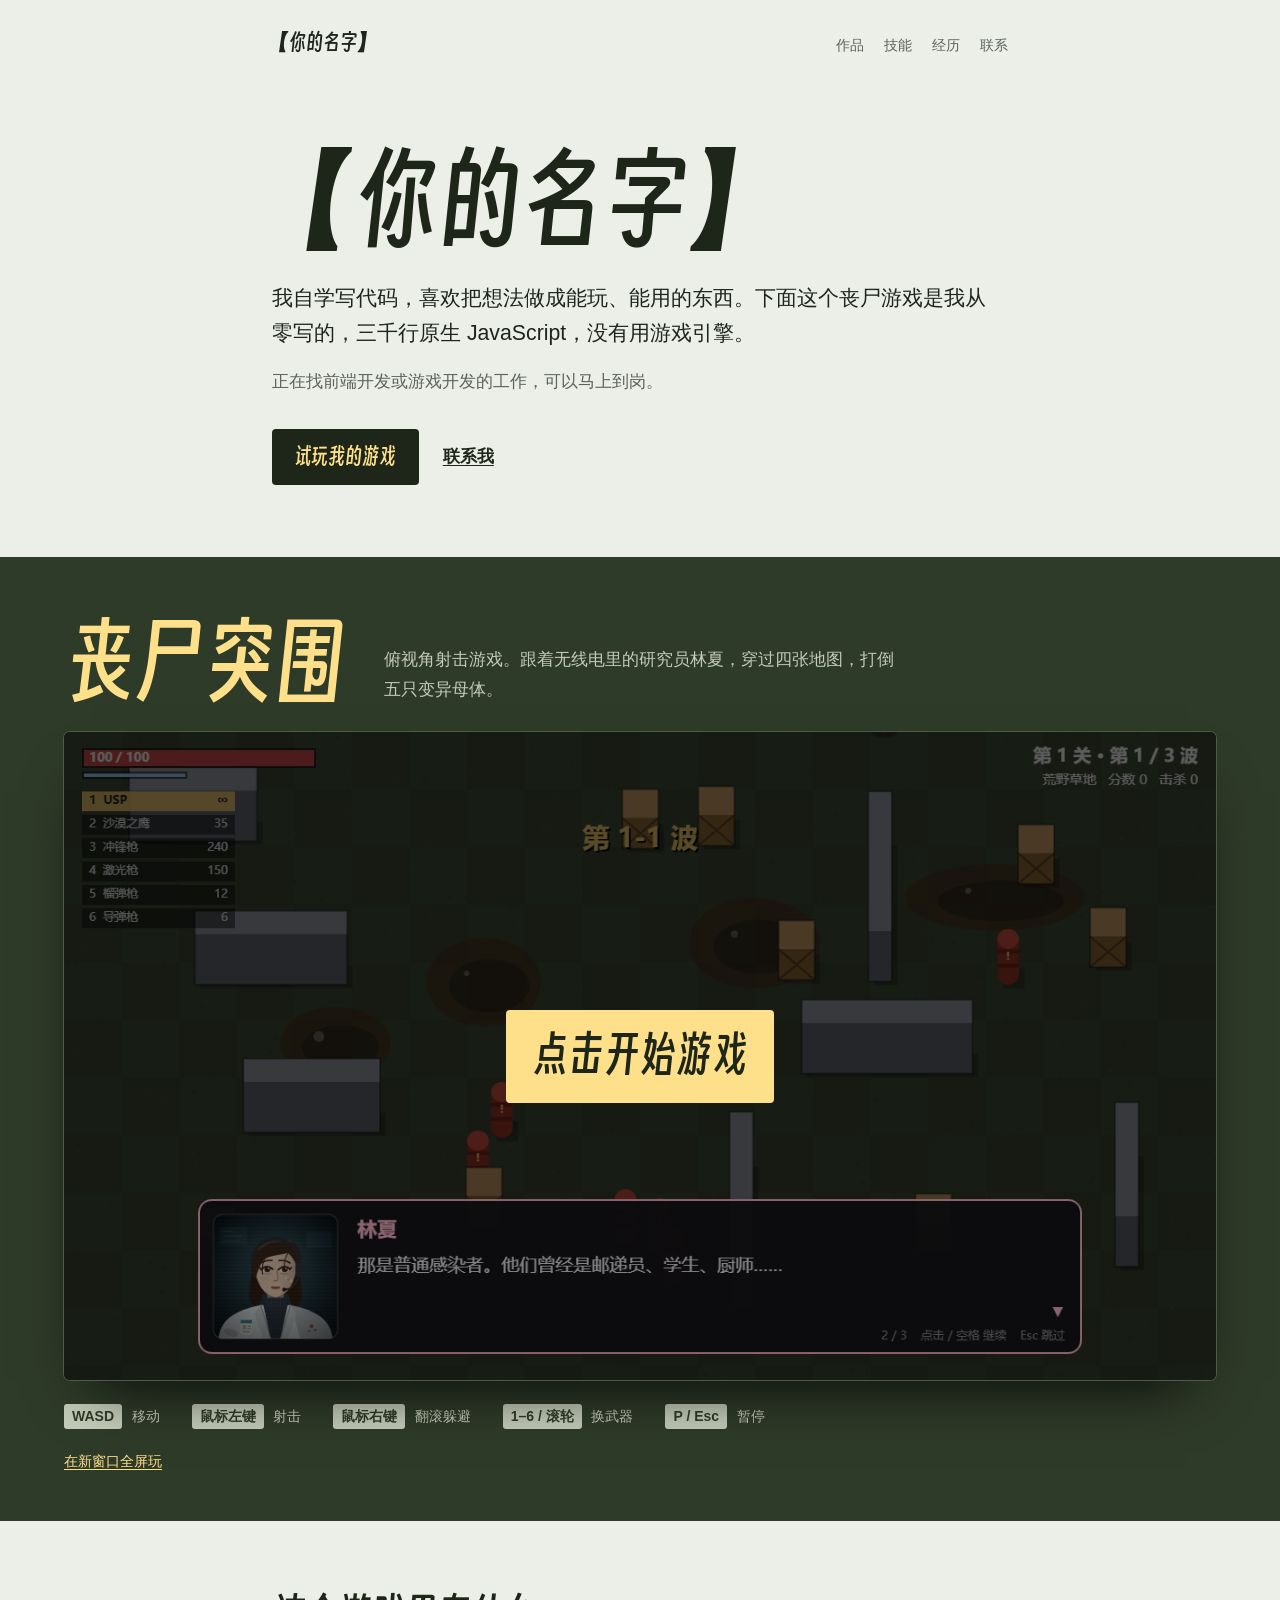
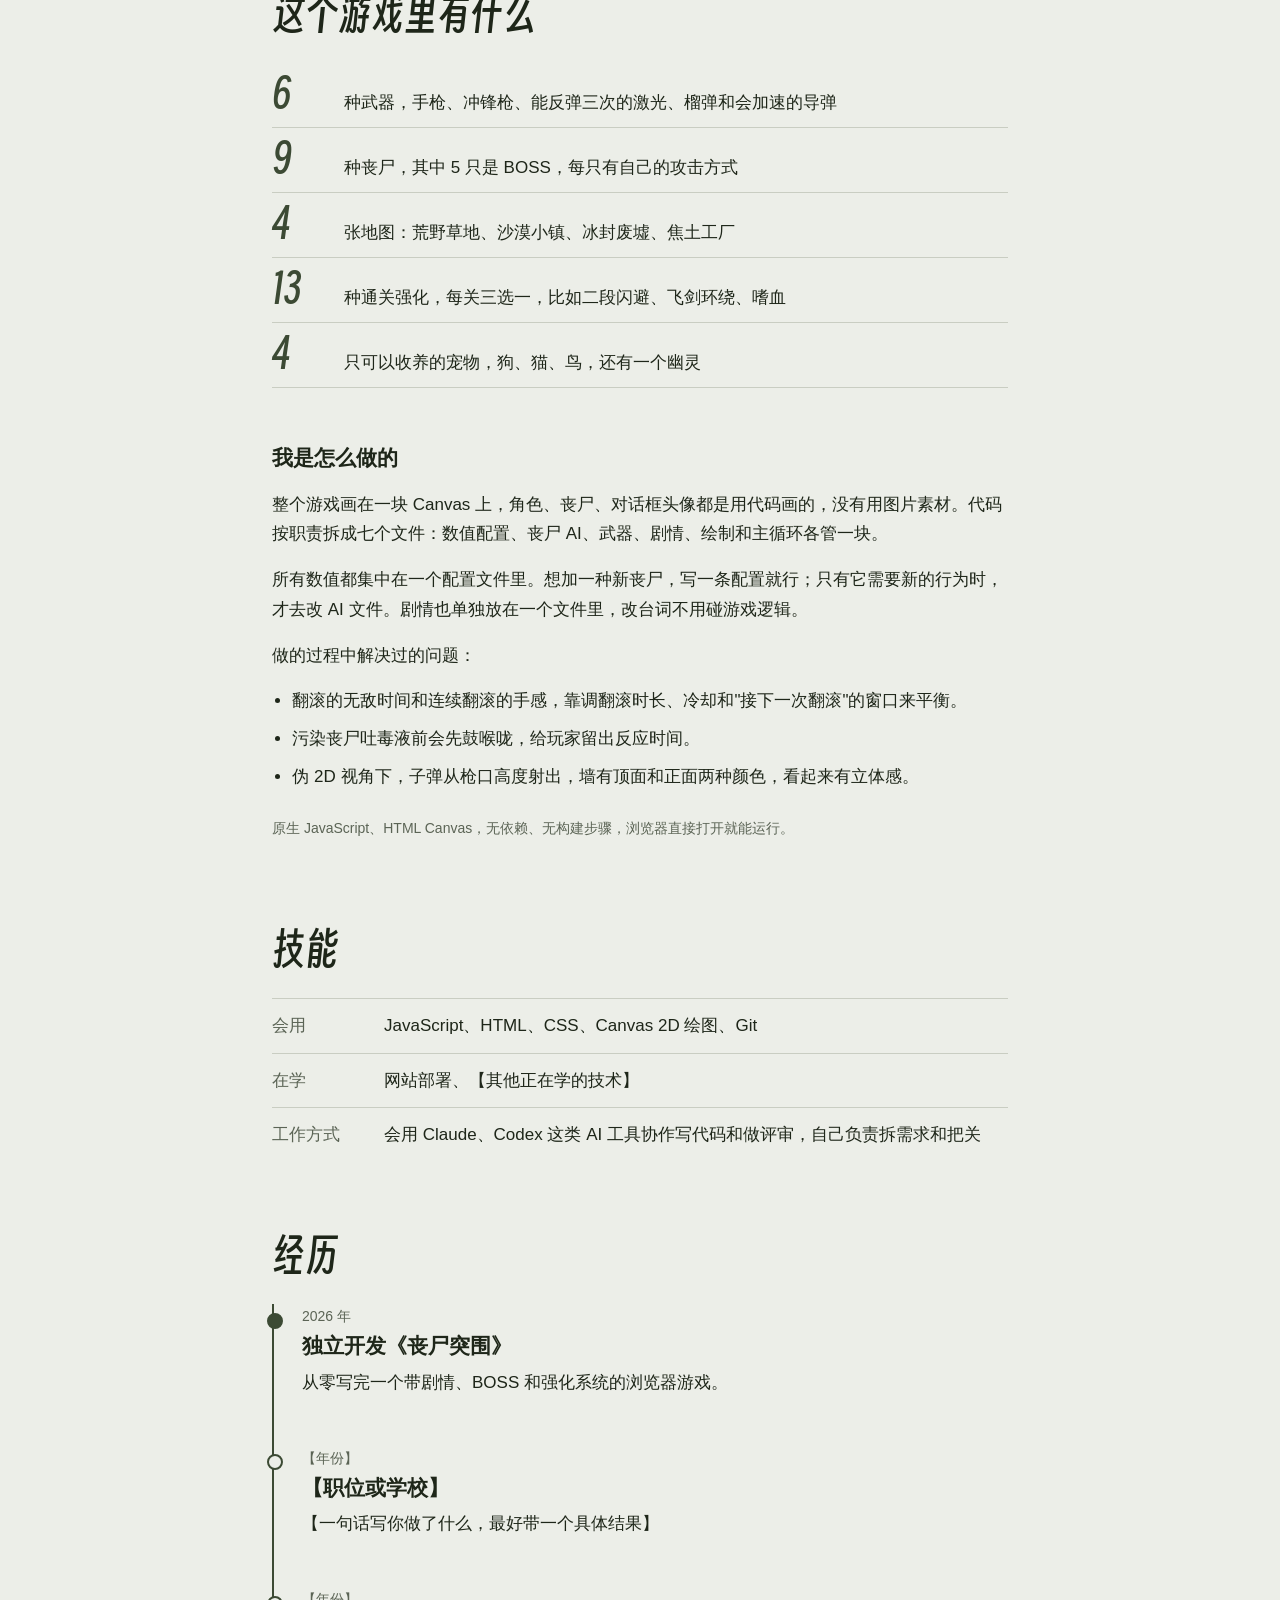
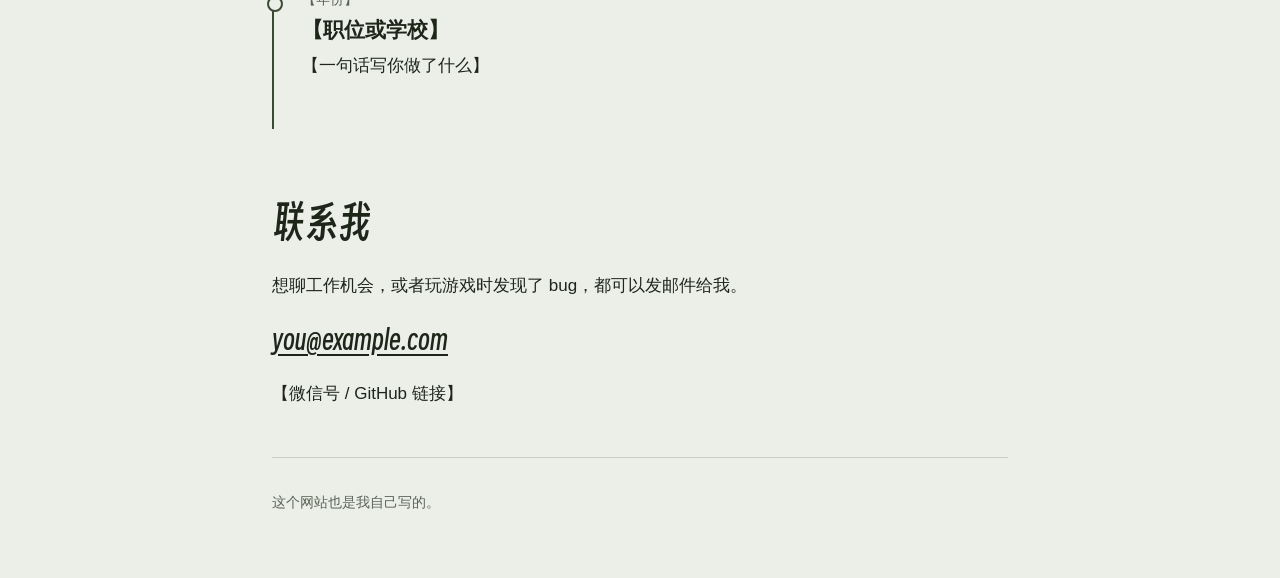
<file: index.html>
<!doctype html>
<html lang="zh-CN">
<head>
<meta charset="utf-8">
<meta name="viewport" content="width=device-width, initial-scale=1">
<title>【你的名字】的个人主页</title>
<meta name="description" content="【你的名字】，自学前端与游戏开发。代表作：浏览器动作游戏《丧尸突围》，可在本页直接试玩。">
<link rel="preload" href="fonts/smiley.woff2" as="font" type="font/woff2" crossorigin>
<link rel="stylesheet" href="style.css">
</head>
<body>

<a class="skip" href="#main">跳到正文</a>

<header class="wrap top">
  <a class="mark" href="#">【你的名字】</a>
  <nav aria-label="页面导航">
    <a href="#game">作品</a>
    <a href="#skills">技能</a>
    <a href="#exp">经历</a>
    <a href="#contact">联系</a>
  </nav>
</header>

<main id="main">

  <section class="wrap intro">
    <h1>【你的名字】</h1>
    <p class="lede">我自学写代码，喜欢把想法做成能玩、能用的东西。下面这个丧尸游戏是我从零写的，三千行原生 JavaScript，没有用游戏引擎。</p>
    <p class="status">正在找前端开发或游戏开发的工作，可以马上到岗。</p>
    <p class="actions">
      <a class="btn" href="#game">试玩我的游戏</a>
      <a class="link" href="#contact">联系我</a>
    </p>
  </section>

  <!-- 全宽的游戏屏幕：点击后才加载 iframe，避免进页面就抢键盘和鼠标 -->
  <section id="game" class="screen" aria-labelledby="game-title">
    <div class="screen-in">
      <div class="screen-head">
        <h2 id="game-title">丧尸突围</h2>
        <p>俯视角射击游戏。跟着无线电里的研究员林夏，穿过四张地图，打倒五只变异母体。</p>
      </div>

      <div class="stage" id="stage">
        <button class="stage-start" id="play" type="button">
          <img src="img/play.png" alt="游戏画面：主角站在荒野草地上，周围是丧尸和箱子，底部是林夏的对话框" width="1280" height="720">
          <span class="stage-cta">点击开始游戏</span>
        </button>
      </div>

      <dl class="keys" aria-label="操作方式">
        <div><dt>WASD</dt><dd>移动</dd></div>
        <div><dt>鼠标左键</dt><dd>射击</dd></div>
        <div><dt>鼠标右键</dt><dd>翻滚躲避</dd></div>
        <div><dt>1–6 / 滚轮</dt><dd>换武器</dd></div>
        <div><dt>P / Esc</dt><dd>暂停</dd></div>
      </dl>
      <p class="screen-foot"><a href="zombie/index.html" target="_blank" rel="noopener">在新窗口全屏玩</a></p>
    </div>
  </section>

  <section class="wrap project" aria-labelledby="proj-title">
    <h2 id="proj-title">这个游戏里有什么</h2>
    <ul class="facts">
      <li><b>6</b> 种武器，手枪、冲锋枪、能反弹三次的激光、榴弹和会加速的导弹</li>
      <li><b>9</b> 种丧尸，其中 5 只是 BOSS，每只有自己的攻击方式</li>
      <li><b>4</b> 张地图：荒野草地、沙漠小镇、冰封废墟、焦土工厂</li>
      <li><b>13</b> 种通关强化，每关三选一，比如二段闪避、飞剑环绕、嗜血</li>
      <li><b>4</b> 只可以收养的宠物，狗、猫、鸟，还有一个幽灵</li>
    </ul>

    <h3>我是怎么做的</h3>
    <p>整个游戏画在一块 Canvas 上，角色、丧尸、对话框头像都是用代码画的，没有用图片素材。代码按职责拆成七个文件：数值配置、丧尸 AI、武器、剧情、绘制和主循环各管一块。</p>
    <p>所有数值都集中在一个配置文件里。想加一种新丧尸，写一条配置就行；只有它需要新的行为时，才去改 AI 文件。剧情也单独放在一个文件里，改台词不用碰游戏逻辑。</p>
    <p>做的过程中解决过的问题：</p>
    <ul class="plain">
      <li>翻滚的无敌时间和连续翻滚的手感，靠调翻滚时长、冷却和"接下一次翻滚"的窗口来平衡。</li>
      <li>污染丧尸吐毒液前会先鼓喉咙，给玩家留出反应时间。</li>
      <li>伪 2D 视角下，子弹从枪口高度射出，墙有顶面和正面两种颜色，看起来有立体感。</li>
    </ul>
    <p class="meta">原生 JavaScript、HTML Canvas，无依赖、无构建步骤，浏览器直接打开就能运行。</p>
  </section>

  <section id="skills" class="wrap" aria-labelledby="skills-title">
    <h2 id="skills-title">技能</h2>
    <dl class="rows">
      <div><dt>会用</dt><dd>JavaScript、HTML、CSS、Canvas 2D 绘图、Git</dd></div>
      <div><dt>在学</dt><dd>网站部署、【其他正在学的技术】</dd></div>
      <div><dt>工作方式</dt><dd>会用 Claude、Codex 这类 AI 工具协作写代码和做评审，自己负责拆需求和把关</dd></div>
    </dl>
  </section>

  <section id="exp" class="wrap" aria-labelledby="exp-title">
    <h2 id="exp-title">经历</h2>
    <ol class="timeline">
      <li>
        <p class="when">2026 年</p>
        <h3>独立开发《丧尸突围》</h3>
        <p>从零写完一个带剧情、BOSS 和强化系统的浏览器游戏。</p>
      </li>
      <li>
        <p class="when">【年份】</p>
        <h3>【职位或学校】</h3>
        <p>【一句话写你做了什么，最好带一个具体结果】</p>
      </li>
      <li>
        <p class="when">【年份】</p>
        <h3>【职位或学校】</h3>
        <p>【一句话写你做了什么】</p>
      </li>
    </ol>
  </section>

  <section id="contact" class="wrap contact" aria-labelledby="contact-title">
    <h2 id="contact-title">联系我</h2>
    <p>想聊工作机会，或者玩游戏时发现了 bug，都可以发邮件给我。</p>
    <p class="big"><a href="mailto:you@example.com">you@example.com</a></p>
    <p>【微信号 / GitHub 链接】</p>
  </section>

</main>

<footer class="wrap foot">
  <p>这个网站也是我自己写的。</p>
</footer>

<script>
  // 点击封面后才把游戏载入 iframe，并把焦点交给它，键盘操作马上生效
  document.getElementById('play').addEventListener('click', () => {
    const stage = document.getElementById('stage');
    const frame = document.createElement('iframe');
    frame.src = 'zombie/index.html';
    frame.title = '丧尸突围游戏';
    frame.allow = 'fullscreen';
    stage.replaceChildren(frame);
    frame.addEventListener('load', () => frame.contentWindow.focus());
    frame.focus();
  });
</script>
</body>
</html>
</file>
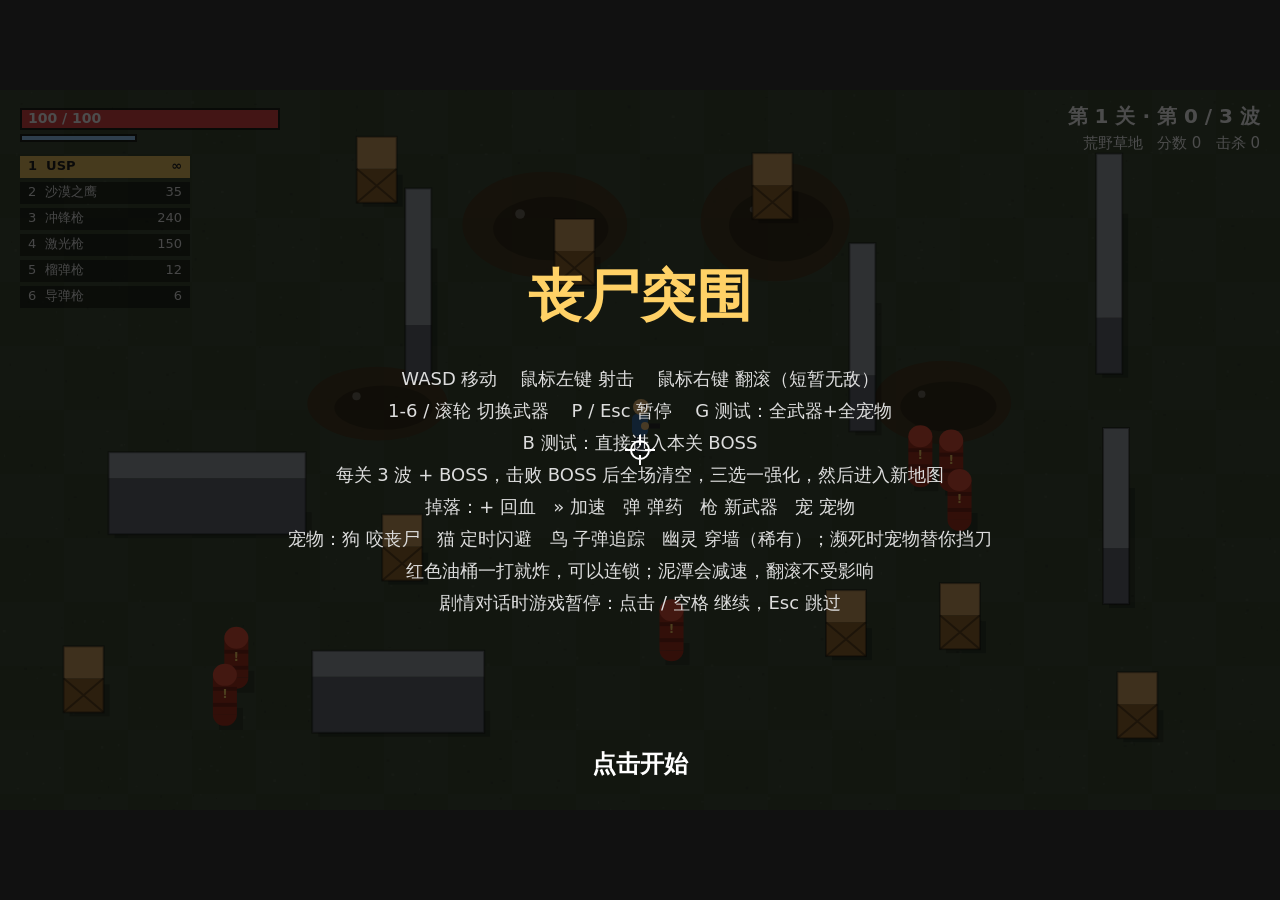
<file: zombie/index.html>
<!DOCTYPE html>
<html lang="zh-CN">
<head>
<meta charset="UTF-8">
<meta name="viewport" content="width=device-width, initial-scale=1">
<title>丧尸突围</title>
<style>
  html, body { margin: 0; height: 100%; background: #111; overflow: hidden; }
  body { display: flex; align-items: center; justify-content: center; }
  canvas { display: block; width: min(100vw, calc(100vh * 16 / 9)); height: auto; cursor: none; }
</style>
</head>
<body>
<canvas id="game" aria-label="丧尸突围游戏画面：WASD 移动，鼠标左键射击，右键翻滚"></canvas>
<!-- 加载顺序即依赖顺序：配置 → 工具 → 武器/丧尸 → 渲染 → 核心 -->
<script src="js/config.js"></script>
<script src="js/util.js"></script>
<script src="js/weapons.js"></script>
<script src="js/zombies.js"></script>
<script src="js/story.js"></script>
<script src="js/render.js"></script>
<script src="js/game.js"></script>
</body>
</html>
</file>
<file: style.css>
/* 颜色取自《丧尸突围》本身：荒野草地的地面绿、墙顶灰、USP 子弹的黄色 */
@font-face {
  font-family: "Smiley Sans";
  src: url("fonts/smiley.woff2") format("woff2");
  font-display: swap;
}

:root {
  --ground: #2f3b29;     /* 游戏屏幕区背景，比游戏地面略深 */
  --ground-2: #3c4a34;   /* 游戏地面原色 */
  --page: #eceee8;       /* 页面底色：偏冷的灰绿，像墙顶的水泥 */
  --ink: #1e2619;        /* 正文 */
  --muted: #5b6455;      /* 次要文字 */
  --bullet: #ffe08a;     /* 强调：子弹黄 */
  --line: #c9cdc2;

  --display: "Smiley Sans", "PingFang SC", "Microsoft YaHei", sans-serif;
  --body: "PingFang SC", "Hiragino Sans GB", "Microsoft YaHei", "Noto Sans SC", sans-serif;

  /* 字号阶梯：基于 17px，按 1.25 倍递增 */
  --s-1: 0.875rem;
  --s0: 1.0625rem;
  --s1: 1.33rem;
  --s2: 1.66rem;
  --s3: 2.6rem;
  --s4: clamp(3.4rem, 9vw, 6.5rem);
}

* { box-sizing: border-box; }

html { scroll-behavior: smooth; }

body {
  margin: 0;
  background: var(--page);
  color: var(--ink);
  font: 400 var(--s0)/1.75 var(--body);
  -webkit-font-smoothing: antialiased;
}

img { max-width: 100%; height: auto; display: block; }

a { color: inherit; text-underline-offset: 0.2em; }

:focus-visible {
  outline: 3px solid var(--bullet);
  outline-offset: 3px;
  box-shadow: 0 0 0 6px var(--ink);
}

.skip {
  position: absolute; left: 1rem; top: -4rem;
  background: var(--ink); color: var(--page); padding: 0.5rem 1rem;
}
.skip:focus { top: 1rem; }

.wrap {
  width: min(100% - 3rem, 46rem);
  margin-inline: auto;
}

h1, h2, h3 { margin: 0; font-weight: 400; }

h2 {
  font-family: var(--display);
  font-size: var(--s3);
  line-height: 1.1;
  margin-bottom: 1.5rem;
}

h3 {
  font-size: var(--s1);
  font-weight: 600;
  line-height: 1.4;
}

p { margin: 0 0 1rem; }

/* 顶栏 */
.top {
  display: flex;
  justify-content: space-between;
  align-items: baseline;
  gap: 1rem;
  padding-block: 1.5rem;
}
.mark { font-family: var(--display); font-size: var(--s1); text-decoration: none; }
.top nav { display: flex; gap: 1.25rem; flex-wrap: wrap; font-size: var(--s-1); }
.top nav a { text-decoration: none; color: var(--muted); }
.top nav a:hover { color: var(--ink); text-decoration: underline; }

/* 开头介绍 */
.intro { padding-block: 4rem 3.5rem; }
.intro h1 {
  font-family: var(--display);
  font-size: var(--s4);
  line-height: 1;
  margin-bottom: 1.75rem;
}
.lede { font-size: var(--s1); line-height: 1.65; max-width: 34em; }
.status { color: var(--muted); }
.actions { display: flex; align-items: center; gap: 1.5rem; margin-top: 2rem; }

.btn {
  display: inline-block;
  background: var(--ink);
  color: var(--bullet);
  font-family: var(--display);
  font-size: var(--s1);
  padding: 0.55rem 1.4rem 0.6rem;
  border-radius: 4px;
  text-decoration: none;
}
.btn:hover { background: var(--ground-2); }
.link { font-weight: 600; }

/* 游戏屏幕：整页唯一的重点，全宽的草地绿色带 */
.screen {
  background: var(--ground);
  color: #e9ecdf;
  padding-block: 4rem 3rem;
}
.screen-in { width: min(100% - 3rem, 72rem); margin-inline: auto; }
.screen-head {
  display: grid;
  grid-template-columns: auto 1fr;
  align-items: end;
  gap: 0.5rem 2.5rem;
  margin-bottom: 1.75rem;
}
.screen-head h2 {
  font-size: clamp(3rem, 8vw, 5.5rem);
  color: var(--bullet);
  margin: 0;
  line-height: 0.95;
}
.screen-head p { margin: 0; max-width: 30em; color: #c4cbb8; }

.stage {
  position: relative;
  aspect-ratio: 16 / 9;
  background: #000;
  border-radius: 6px;
  overflow: hidden;
  box-shadow: 0 0 0 1px #4d5c44, 0 30px 60px -30px #000;
}
.stage iframe { width: 100%; height: 100%; border: 0; display: block; }

.stage-start {
  all: unset;
  position: absolute; inset: 0;
  cursor: pointer;
  display: grid;
  place-items: center;
}
.stage-start img { position: absolute; inset: 0; width: 100%; height: 100%; object-fit: cover; filter: brightness(0.55) saturate(0.9); transition: filter 0.25s; }
.stage-start:hover img { filter: brightness(0.75); }
.stage-cta {
  position: relative;
  font-family: var(--display);
  font-size: clamp(1.6rem, 4vw, 2.8rem);
  color: var(--ink);
  background: var(--bullet);
  padding: 0.4rem 1.6rem 0.5rem;
  border-radius: 4px;
}
.stage-start:focus-visible { outline: 4px solid var(--bullet); outline-offset: -4px; }

.keys {
  display: flex;
  flex-wrap: wrap;
  gap: 0.75rem 2rem;
  margin: 1.5rem 0 0;
  font-size: var(--s-1);
}
.keys div { display: flex; gap: 0.6rem; align-items: baseline; }
.keys dt {
  font-weight: 600;
  color: var(--ground);
  background: #c4cbb8;
  padding: 0 0.5rem;
  border-radius: 3px;
}
.keys dd { margin: 0; color: #c4cbb8; }
.screen-foot { margin: 1.25rem 0 0; font-size: var(--s-1); }
.screen-foot a { color: var(--bullet); }

/* 项目说明 */
.project { padding-block: 4.5rem 1rem; }
.facts { list-style: none; padding: 0; margin: 0 0 3.5rem; }
.facts li {
  display: grid;
  grid-template-columns: 4.5rem 1fr;
  align-items: baseline;
  padding-block: 0.6rem;
  border-bottom: 1px solid var(--line);
}
.facts b {
  font-family: var(--display);
  font-weight: 400;
  font-size: var(--s3);
  line-height: 1;
  color: var(--ground-2);
}
.project h3 { margin-bottom: 1rem; }
.plain { padding-left: 1.2em; margin: 0 0 1.5rem; }
.plain li { margin-bottom: 0.5rem; }
.meta { color: var(--muted); font-size: var(--s-1); }

/* 通用段落间距：只给 main 下的直属 section，避免和 .screen 冲突 */
#skills, #exp { padding-block: 3.5rem 1rem; }

.rows { margin: 0; }
.rows div {
  display: grid;
  grid-template-columns: 6rem 1fr;
  gap: 1rem;
  padding-block: 0.75rem;
  border-top: 1px solid var(--line);
}
.rows dt { color: var(--muted); }
.rows dd { margin: 0; }

/* 经历是真正的时间顺序，用竖线串起来 */
.timeline { list-style: none; padding: 0; margin: 0; border-left: 2px solid var(--ground-2); }
.timeline li { position: relative; padding: 0 0 2rem 1.75rem; }
.timeline li::before {
  content: "";
  position: absolute; left: -7px; top: 0.55rem;
  width: 12px; height: 12px;
  border-radius: 50%;
  background: var(--page);
  border: 2px solid var(--ground-2);
}
.timeline li:first-child::before { background: var(--ground-2); }
.when { color: var(--muted); font-size: var(--s-1); margin-bottom: 0.25rem; }
.timeline h3 { margin-bottom: 0.35rem; }

.contact { padding-block: 3.5rem 2rem; }
.big { font-family: var(--display); font-size: var(--s2); }

.foot { padding-block: 2rem 3rem; color: var(--muted); font-size: var(--s-1); border-top: 1px solid var(--line); }

@media (max-width: 640px) {
  .top { flex-direction: column; gap: 0.5rem; }
  .intro { padding-block: 2.5rem; }
  .screen-head { grid-template-columns: 1fr; }
  .rows div { grid-template-columns: 1fr; gap: 0.25rem; }
}

@media (prefers-reduced-motion: reduce) {
  html { scroll-behavior: auto; }
  * { transition: none !important; }
}
</file>
